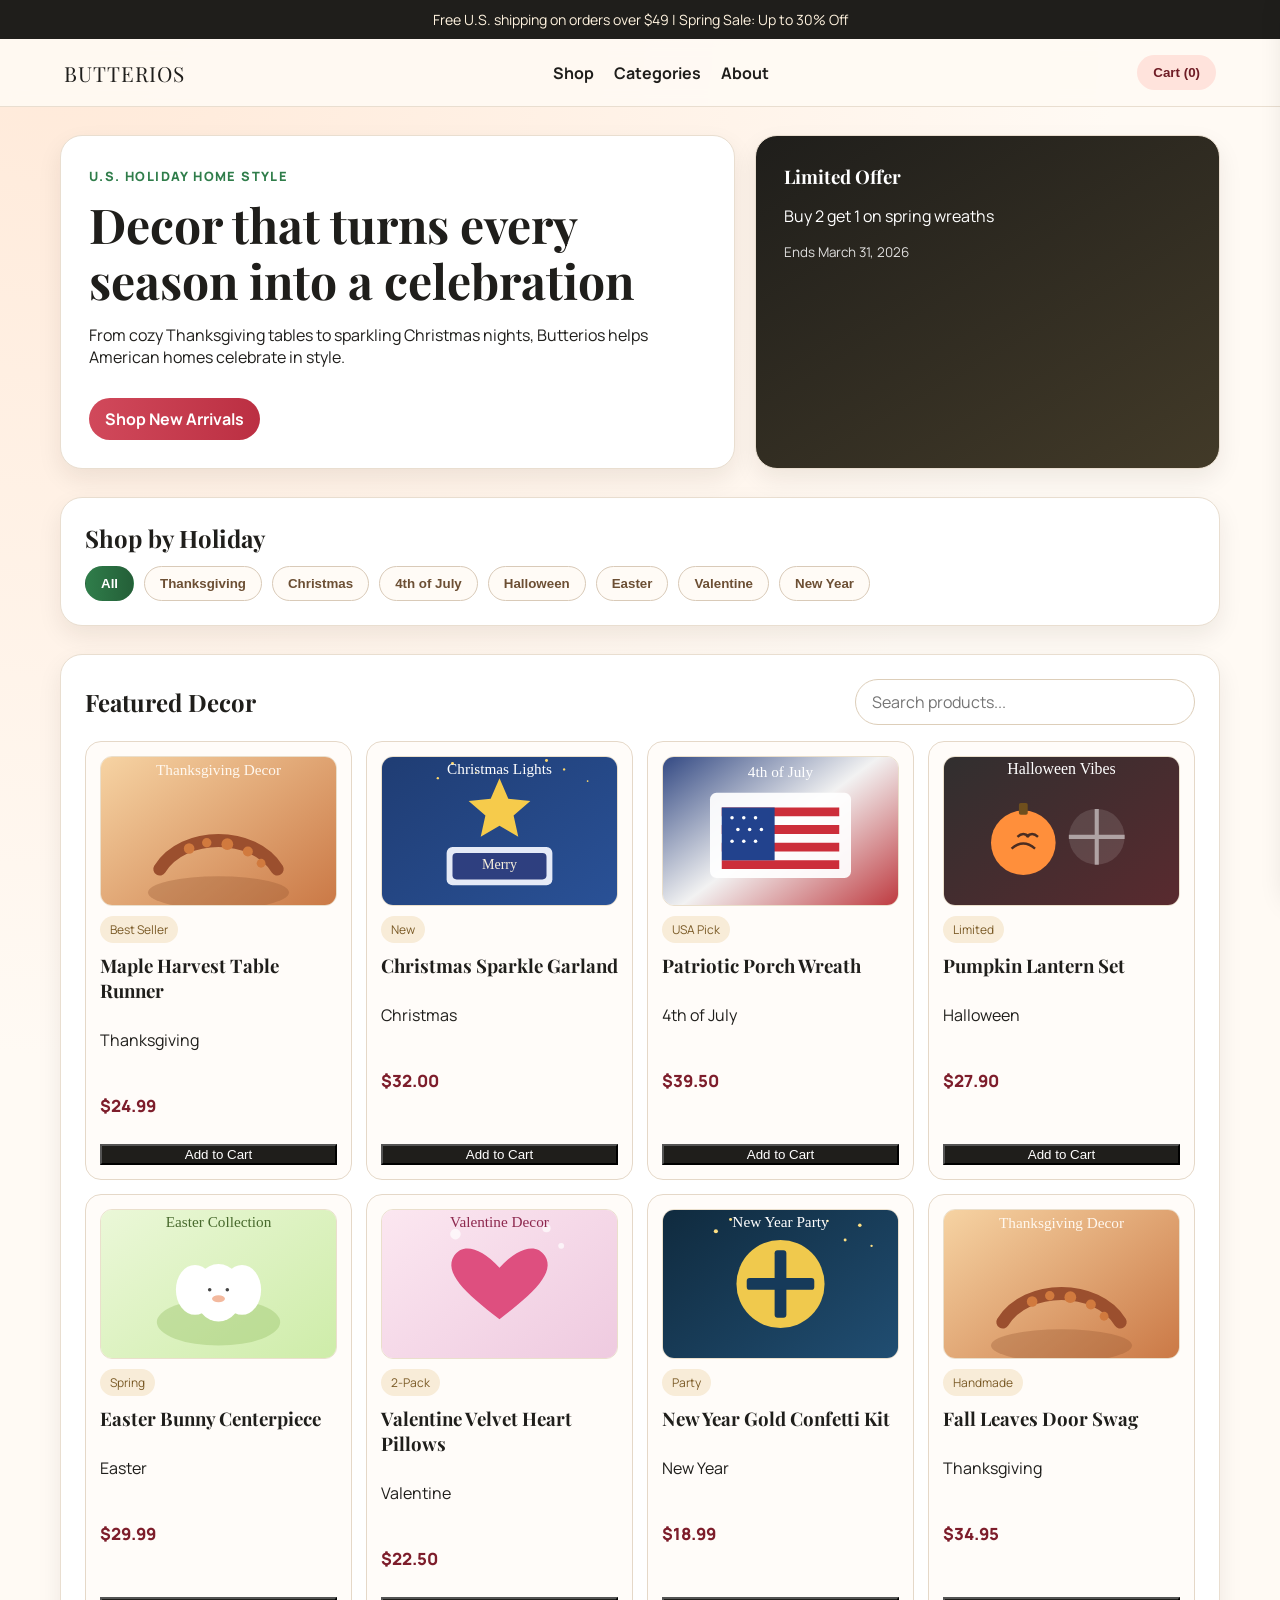
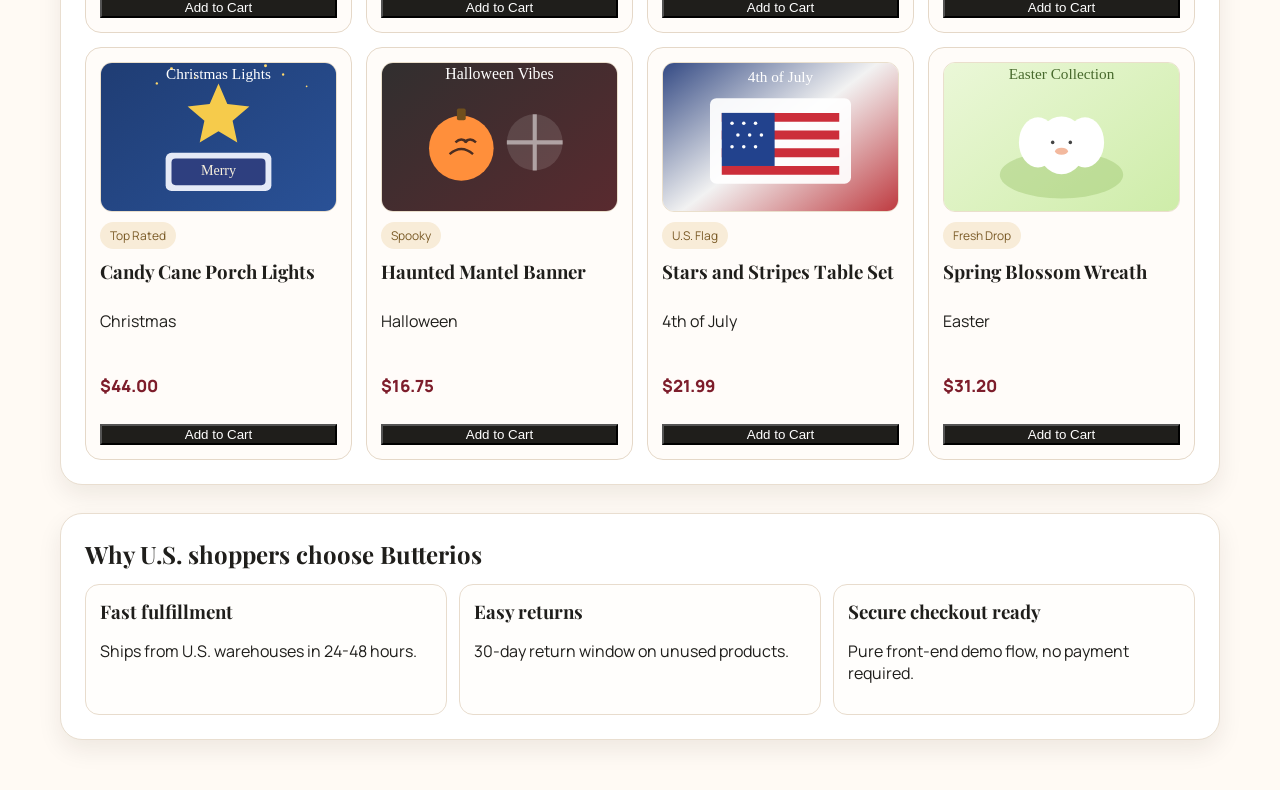
<file: index.html>
﻿<!DOCTYPE html>
<html lang="en">
<head>
  <meta charset="UTF-8" />
  <meta name="viewport" content="width=device-width, initial-scale=1.0" />
  <title>Butterios Holiday Decor Shop</title>
  <meta name="description" content="Butterios - festive home decorations for every U.S. holiday season." />
  <link rel="preconnect" href="https://fonts.googleapis.com" />
  <link rel="preconnect" href="https://fonts.gstatic.com" crossorigin />
  <link href="https://fonts.googleapis.com/css2?family=Manrope:wght@400;500;700;800&family=Playfair+Display:wght@600;700&display=swap" rel="stylesheet" />
  <link rel="stylesheet" href="./styles.css" />
</head>
<body>
  <header class="announcement">Free U.S. shipping on orders over $49 | Spring Sale: Up to 30% Off</header>

  <nav class="nav">
    <div class="brand">BUTTERIOS</div>
    <div class="nav-links">
      <a href="#shop">Shop</a>
      <a href="#categories">Categories</a>
      <a href="#about">About</a>
    </div>
    <button id="cartBtn" class="cart-btn" aria-label="Open shopping cart">Cart (<span id="cartCount">0</span>)</button>
  </nav>

  <main>
    <section class="hero">
      <div class="hero-text">
        <p class="eyebrow">U.S. Holiday Home Style</p>
        <h1>Decor that turns every season into a celebration</h1>
        <p>From cozy Thanksgiving tables to sparkling Christmas nights, Butterios helps American homes celebrate in style.</p>
        <a href="#shop" class="cta">Shop New Arrivals</a>
      </div>
      <div class="hero-card">
        <h3>Limited Offer</h3>
        <p>Buy 2 get 1 on spring wreaths</p>
        <p class="small">Ends March 31, 2026</p>
      </div>
    </section>

    <section id="categories" class="categories">
      <h2>Shop by Holiday</h2>
      <div id="categoryFilters" class="chips"></div>
    </section>

    <section id="shop" class="shop">
      <div class="shop-header">
        <h2>Featured Decor</h2>
        <input id="searchInput" type="search" placeholder="Search products..." aria-label="Search products" />
      </div>
      <div id="productGrid" class="product-grid"></div>
    </section>

    <section id="about" class="about">
      <h2>Why U.S. shoppers choose Butterios</h2>
      <div class="about-grid">
        <article>
          <h3>Fast fulfillment</h3>
          <p>Ships from U.S. warehouses in 24-48 hours.</p>
        </article>
        <article>
          <h3>Easy returns</h3>
          <p>30-day return window on unused products.</p>
        </article>
        <article>
          <h3>Secure checkout ready</h3>
          <p>Pure front-end demo flow, no payment required.</p>
        </article>
      </div>
    </section>
  </main>

  <aside id="cartDrawer" class="cart-drawer" aria-hidden="true">
    <div class="cart-head">
      <h2>Your Cart</h2>
      <button id="closeCartBtn" aria-label="Close cart">Close</button>
    </div>
    <div id="cartItems" class="cart-items"></div>
    <div class="cart-foot">
      <p>Subtotal: <strong id="cartSubtotal">$0.00</strong></p>
      <button id="goCartBtn" class="checkout-btn">Go to Cart</button>
      <p class="small">Demo storefront only. Checkout is a non-payment display flow.</p>
    </div>
  </aside>

  <div id="overlay" class="overlay"></div>
  <script src="./store-data.js"></script>
  <script src="./app.js"></script>
</body>
</html>
</file>
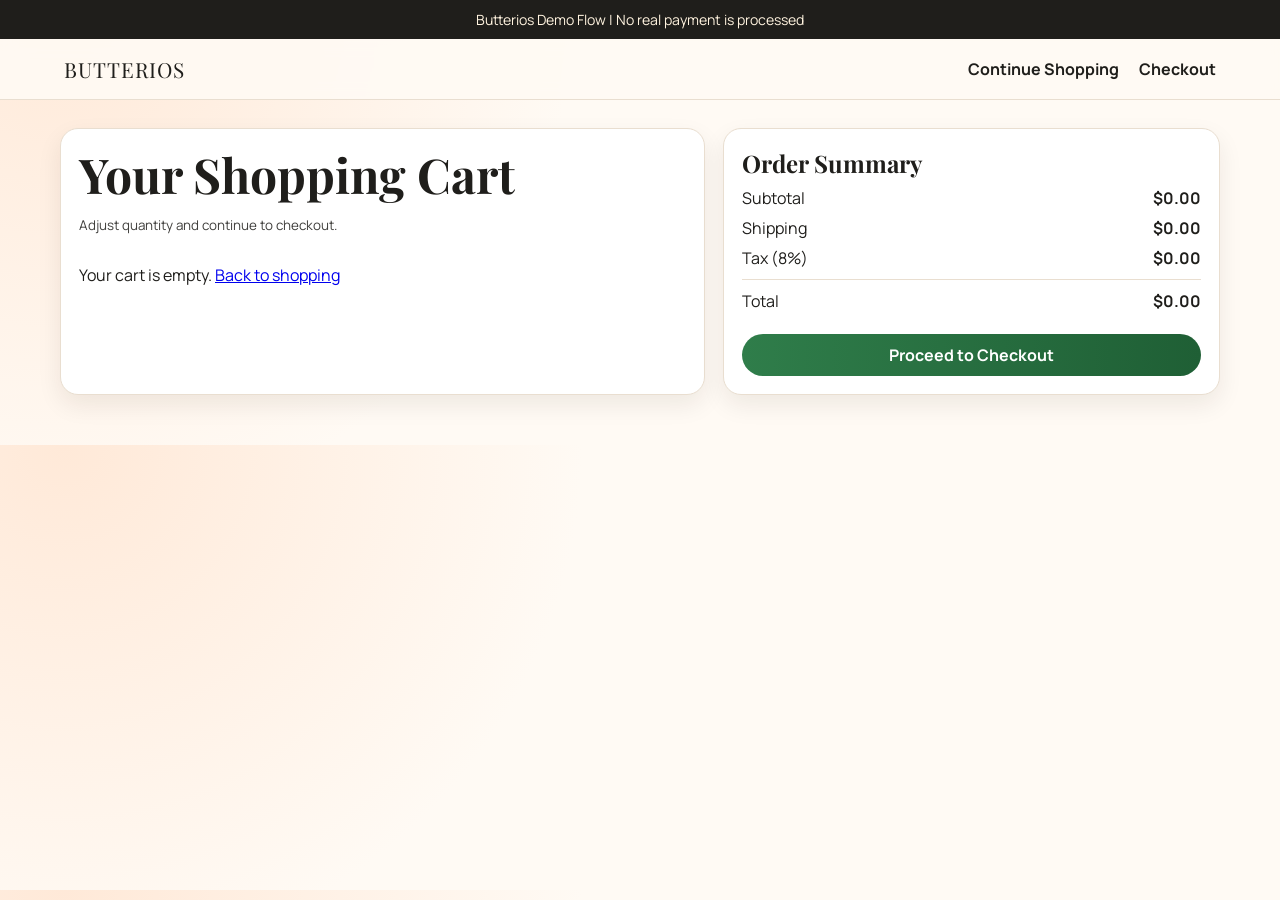
<file: cart.html>
﻿<!DOCTYPE html>
<html lang="en">
<head>
  <meta charset="UTF-8" />
  <meta name="viewport" content="width=device-width, initial-scale=1.0" />
  <title>Cart | Butterios</title>
  <link rel="preconnect" href="https://fonts.googleapis.com" />
  <link rel="preconnect" href="https://fonts.gstatic.com" crossorigin />
  <link href="https://fonts.googleapis.com/css2?family=Manrope:wght@400;500;700;800&family=Playfair+Display:wght@600;700&display=swap" rel="stylesheet" />
  <link rel="stylesheet" href="./styles.css" />
</head>
<body>
  <header class="announcement">Butterios Demo Flow | No real payment is processed</header>
  <nav class="nav">
    <div class="brand">BUTTERIOS</div>
    <div class="nav-links">
      <a href="./index.html">Continue Shopping</a>
      <a href="./checkout.html">Checkout</a>
    </div>
  </nav>

  <main class="flow-main">
    <section class="flow-card">
      <h1>Your Shopping Cart</h1>
      <p class="small">Adjust quantity and continue to checkout.</p>
      <div id="cartPageItems" class="cart-items"></div>
    </section>

    <aside class="flow-card summary-card">
      <h2>Order Summary</h2>
      <div class="summary-row"><span>Subtotal</span><strong id="sumSubtotal">$0.00</strong></div>
      <div class="summary-row"><span>Shipping</span><strong id="sumShipping">$0.00</strong></div>
      <div class="summary-row"><span>Tax (8%)</span><strong id="sumTax">$0.00</strong></div>
      <div class="summary-row total"><span>Total</span><strong id="sumTotal">$0.00</strong></div>
      <a class="checkout-btn link-btn" href="./checkout.html">Proceed to Checkout</a>
    </aside>
  </main>

  <script src="./store-data.js"></script>
  <script src="./cart.js"></script>
</body>
</html>
</file>
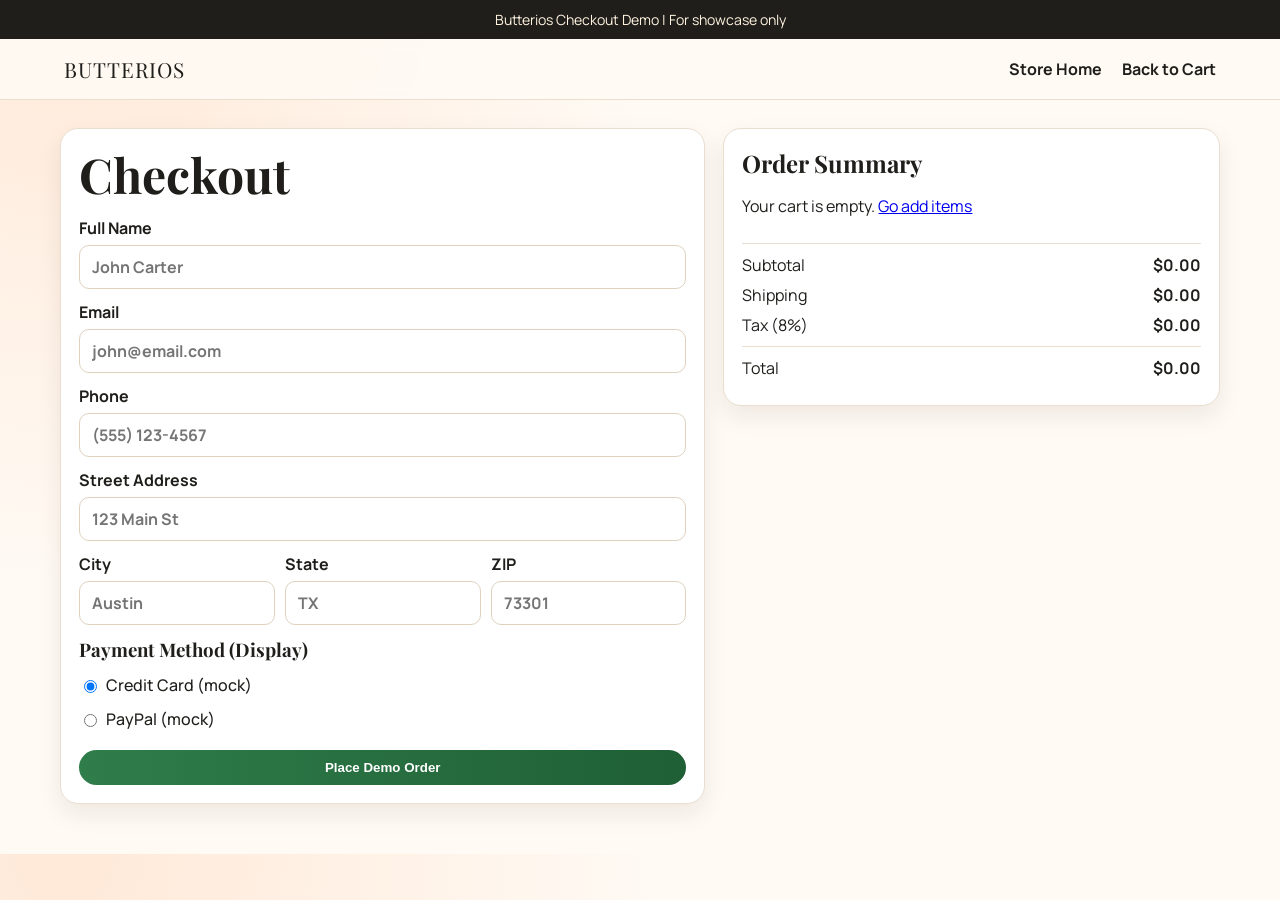
<file: checkout.html>
﻿<!DOCTYPE html>
<html lang="en">
<head>
  <meta charset="UTF-8" />
  <meta name="viewport" content="width=device-width, initial-scale=1.0" />
  <title>Checkout | Butterios</title>
  <link rel="preconnect" href="https://fonts.googleapis.com" />
  <link rel="preconnect" href="https://fonts.gstatic.com" crossorigin />
  <link href="https://fonts.googleapis.com/css2?family=Manrope:wght@400;500;700;800&family=Playfair+Display:wght@600;700&display=swap" rel="stylesheet" />
  <link rel="stylesheet" href="./styles.css" />
</head>
<body>
  <header class="announcement">Butterios Checkout Demo | For showcase only</header>
  <nav class="nav">
    <div class="brand">BUTTERIOS</div>
    <div class="nav-links">
      <a href="./index.html">Store Home</a>
      <a href="./cart.html">Back to Cart</a>
    </div>
  </nav>

  <main class="flow-main">
    <section class="flow-card">
      <h1>Checkout</h1>
      <form id="checkoutForm" class="checkout-form">
        <label>Full Name<input required type="text" placeholder="John Carter" /></label>
        <label>Email<input required type="email" placeholder="john@email.com" /></label>
        <label>Phone<input required type="tel" placeholder="(555) 123-4567" /></label>
        <label>Street Address<input required type="text" placeholder="123 Main St" /></label>
        <div class="form-row">
          <label>City<input required type="text" placeholder="Austin" /></label>
          <label>State<input required type="text" placeholder="TX" /></label>
          <label>ZIP<input required type="text" placeholder="73301" /></label>
        </div>

        <h3>Payment Method (Display)</h3>
        <label class="radio-line"><input type="radio" name="pay" checked /> Credit Card (mock)</label>
        <label class="radio-line"><input type="radio" name="pay" /> PayPal (mock)</label>

        <button class="checkout-btn" type="submit">Place Demo Order</button>
      </form>
    </section>

    <aside class="flow-card summary-card">
      <h2>Order Summary</h2>
      <div id="checkoutItems" class="mini-items"></div>
      <div class="summary-row"><span>Subtotal</span><strong id="ckSubtotal">$0.00</strong></div>
      <div class="summary-row"><span>Shipping</span><strong id="ckShipping">$0.00</strong></div>
      <div class="summary-row"><span>Tax (8%)</span><strong id="ckTax">$0.00</strong></div>
      <div class="summary-row total"><span>Total</span><strong id="ckTotal">$0.00</strong></div>
    </aside>
  </main>

  <script src="./store-data.js"></script>
  <script src="./checkout.js"></script>
</body>
</html>
</file>
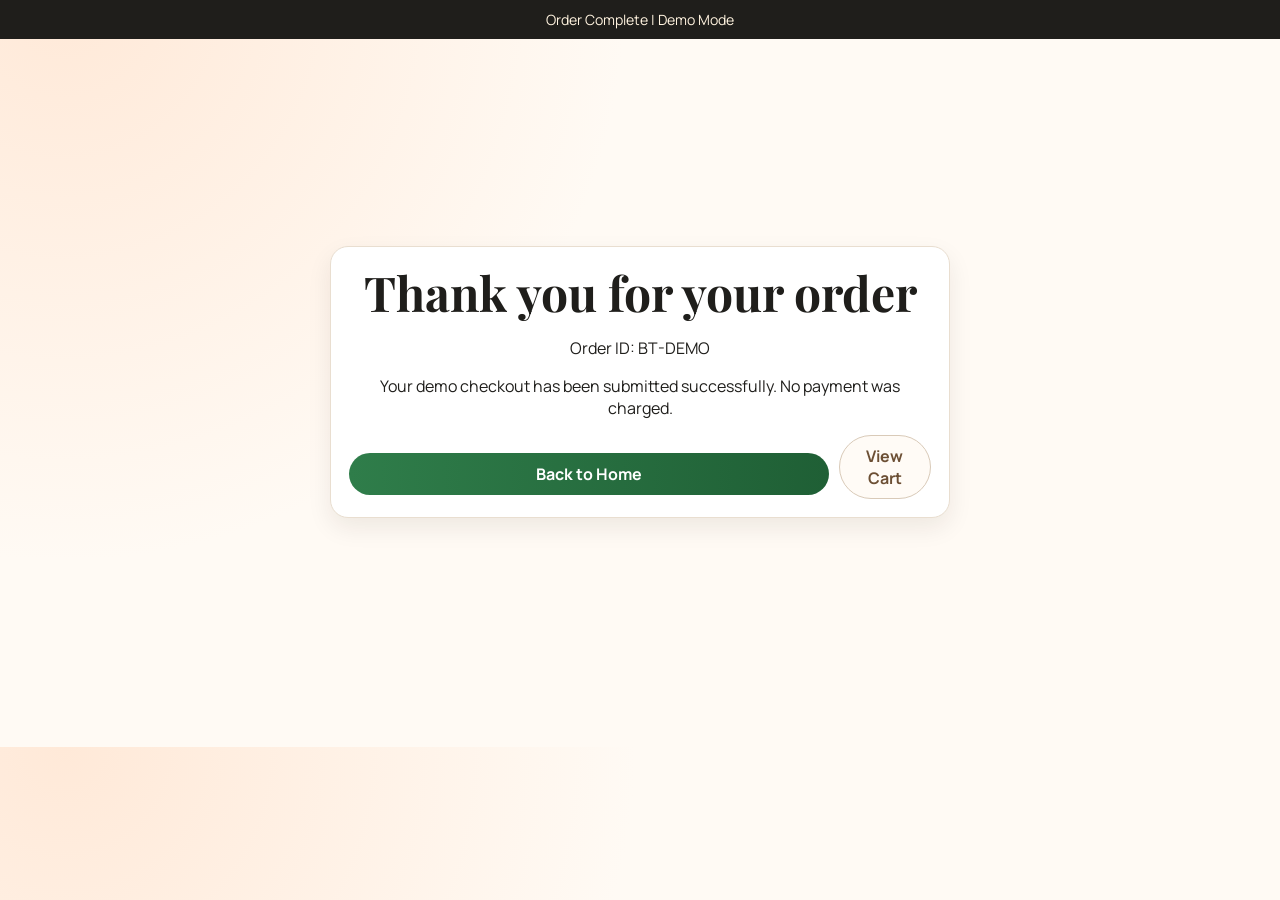
<file: order-success.html>
﻿<!DOCTYPE html>
<html lang="en">
<head>
  <meta charset="UTF-8" />
  <meta name="viewport" content="width=device-width, initial-scale=1.0" />
  <title>Order Success | Butterios</title>
  <link rel="preconnect" href="https://fonts.googleapis.com" />
  <link rel="preconnect" href="https://fonts.gstatic.com" crossorigin />
  <link href="https://fonts.googleapis.com/css2?family=Manrope:wght@400;500;700;800&family=Playfair+Display:wght@600;700&display=swap" rel="stylesheet" />
  <link rel="stylesheet" href="./styles.css" />
</head>
<body>
  <header class="announcement">Order Complete | Demo Mode</header>
  <main class="success-wrap">
    <section class="flow-card success-card">
      <h1>Thank you for your order</h1>
      <p id="orderIdText">Order ID: --</p>
      <p>Your demo checkout has been submitted successfully. No payment was charged.</p>
      <div class="success-actions">
        <a class="checkout-btn link-btn" href="./index.html">Back to Home</a>
        <a class="chip" href="./cart.html">View Cart</a>
      </div>
    </section>
  </main>
  <script>
    const id = new URLSearchParams(window.location.search).get("orderId") || "BT-DEMO";
    document.getElementById("orderIdText").textContent = `Order ID: ${id}`;
  </script>
</body>
</html>
</file>
<file: styles.css>
﻿:root {
  --ink: #1f1e1b;
  --canvas: #fffaf4;
  --paper: #fff;
  --accent: #d1495b;
  --accent-soft: #ffe3dc;
  --green: #2f7d4a;
  --gold: #c49a2c;
  --line: #e9ded0;
  --shadow: 0 10px 25px rgba(42, 25, 8, 0.08);
}

* {
  box-sizing: border-box;
}

html,
body {
  margin: 0;
  padding: 0;
  background: radial-gradient(circle at 5% 0%, #ffe9d8 0%, var(--canvas) 40%), linear-gradient(180deg, #fffaf4 0%, #fff4ea 100%);
  color: var(--ink);
  font-family: "Manrope", "Segoe UI", sans-serif;
}

.announcement {
  text-align: center;
  padding: 10px 14px;
  font-size: 0.88rem;
  background: #1f1e1b;
  color: #fff3df;
}

.nav {
  position: sticky;
  top: 0;
  z-index: 20;
  display: flex;
  align-items: center;
  justify-content: space-between;
  gap: 10px;
  padding: 16px 5vw;
  background: rgba(255, 250, 244, 0.92);
  backdrop-filter: blur(8px);
  border-bottom: 1px solid var(--line);
}

.brand {
  font-family: "Playfair Display", Georgia, serif;
  font-size: 1.3rem;
  letter-spacing: 1px;
}

.nav-links {
  display: flex;
  gap: 20px;
}

.nav-links a {
  text-decoration: none;
  color: inherit;
  font-weight: 700;
}

.cart-btn,
.cta,
.checkout-btn,
#closeCartBtn {
  border: 0;
  cursor: pointer;
  border-radius: 999px;
  padding: 10px 16px;
  font-weight: 700;
}

.cart-btn {
  background: var(--accent-soft);
  color: #6f1c25;
}

main {
  width: min(1160px, 92vw);
  margin: 28px auto 50px;
}

.hero {
  display: grid;
  grid-template-columns: 1.45fr 1fr;
  gap: 20px;
  align-items: stretch;
}

.hero-text,
.hero-card {
  background: var(--paper);
  border: 1px solid var(--line);
  box-shadow: var(--shadow);
  border-radius: 22px;
  padding: 28px;
}

.hero-text {
  animation: rise 0.7s ease;
}

.eyebrow {
  display: inline-block;
  margin: 0 0 12px;
  font-size: 0.8rem;
  font-weight: 800;
  letter-spacing: 1.4px;
  color: var(--green);
  text-transform: uppercase;
}

h1,
h2,
h3 {
  margin: 0;
  font-family: "Playfair Display", Georgia, serif;
}

h1 {
  margin-bottom: 10px;
  line-height: 1.16;
  font-size: clamp(2rem, 4.2vw, 3rem);
}

.cta {
  display: inline-block;
  text-decoration: none;
  margin-top: 14px;
  background: linear-gradient(90deg, #d1495b, #bb2f42);
  color: #fff;
}

.hero-card {
  background: linear-gradient(150deg, #1f1e1b 0%, #423a28 100%);
  color: #fff;
  animation: rise 0.9s ease;
}

.small {
  font-size: 0.84rem;
  opacity: 0.85;
}

.categories,
.shop,
.about {
  margin-top: 28px;
  background: var(--paper);
  border-radius: 22px;
  border: 1px solid var(--line);
  box-shadow: var(--shadow);
  padding: 24px;
}

.chips {
  margin-top: 12px;
  display: flex;
  flex-wrap: wrap;
  gap: 10px;
}

.chip {
  border: 1px solid #d9cab8;
  background: #fffbf6;
  color: #6c4f34;
  padding: 9px 15px;
  border-radius: 999px;
  cursor: pointer;
  font-weight: 700;
  text-decoration: none;
}

.chip.active {
  border-color: transparent;
  color: #fff;
  background: linear-gradient(90deg, #2f7d4a, #245f38);
}

.shop-header {
  display: flex;
  justify-content: space-between;
  gap: 14px;
  align-items: center;
}

#searchInput {
  border: 1px solid #ddceb9;
  border-radius: 999px;
  padding: 11px 16px;
  width: min(340px, 100%);
  font: inherit;
}

.product-grid {
  margin-top: 16px;
  display: grid;
  grid-template-columns: repeat(auto-fill, minmax(220px, 1fr));
  gap: 14px;
}

.product {
  border: 1px solid #e5d8c8;
  background: #fffcf9;
  border-radius: 16px;
  padding: 14px;
  display: flex;
  flex-direction: column;
  gap: 10px;
  transform: translateY(12px);
  opacity: 0;
  animation: show 0.45s ease forwards;
}

.product-image {
  width: 100%;
  height: 150px;
  object-fit: cover;
  border-radius: 12px;
  border: 1px solid #eadfcc;
}

.product .tag {
  display: inline-block;
  padding: 5px 10px;
  font-size: 0.75rem;
  border-radius: 999px;
  background: #f8ecd8;
  color: #7a5a26;
  width: fit-content;
}

.product-price {
  font-weight: 800;
  font-size: 1.05rem;
  color: #7d1d2b;
}

.product button {
  margin-top: auto;
  background: #1f1e1b;
  color: #fff;
}

.about-grid {
  margin-top: 14px;
  display: grid;
  grid-template-columns: repeat(3, 1fr);
  gap: 12px;
}

.about article {
  border: 1px solid #e8dccd;
  border-radius: 14px;
  padding: 14px;
  background: #fffefc;
}

.cart-drawer {
  position: fixed;
  right: 0;
  top: 0;
  width: min(420px, 92vw);
  height: 100vh;
  background: #fffdf9;
  border-left: 1px solid #e9ddce;
  box-shadow: -12px 0 28px rgba(24, 12, 3, 0.14);
  padding: 14px;
  transform: translateX(105%);
  transition: transform 0.3s ease;
  z-index: 40;
  display: flex;
  flex-direction: column;
}

.cart-drawer.open {
  transform: translateX(0);
}

.overlay {
  position: fixed;
  inset: 0;
  background: rgba(15, 9, 1, 0.4);
  opacity: 0;
  pointer-events: none;
  transition: opacity 0.3s ease;
  z-index: 35;
}

.overlay.show {
  opacity: 1;
  pointer-events: auto;
}

.cart-head {
  display: flex;
  justify-content: space-between;
  align-items: center;
  margin-bottom: 8px;
}

#closeCartBtn {
  background: #f2e9db;
}

.cart-items {
  flex: 1;
  overflow: auto;
  display: grid;
  gap: 10px;
  padding-right: 4px;
}

.cart-item {
  border: 1px solid #eadfce;
  border-radius: 12px;
  padding: 10px;
  display: grid;
  gap: 6px;
}

.item-row {
  display: flex;
  align-items: center;
  gap: 10px;
}

.thumb {
  width: 48px;
  height: 48px;
  border-radius: 10px;
  object-fit: cover;
  border: 1px solid #e6d8c5;
  flex-shrink: 0;
}

.cart-meta {
  display: flex;
  justify-content: space-between;
  align-items: center;
}

.qty {
  display: flex;
  align-items: center;
  gap: 7px;
}

.qty button {
  width: 24px;
  height: 24px;
  border: 0;
  border-radius: 6px;
  cursor: pointer;
  background: #f4ecde;
}

.checkout-btn {
  width: 100%;
  margin-top: 8px;
  background: linear-gradient(90deg, #2f7d4a, #1f5f35);
  color: #fff;
  text-decoration: none;
  text-align: center;
  display: inline-block;
}

.flow-main {
  display: grid;
  gap: 18px;
  grid-template-columns: 1.3fr 1fr;
}

.flow-card {
  background: var(--paper);
  border: 1px solid var(--line);
  box-shadow: var(--shadow);
  border-radius: 18px;
  padding: 18px;
}

.summary-card {
  height: fit-content;
  position: sticky;
  top: 100px;
}

.summary-row {
  display: flex;
  align-items: center;
  justify-content: space-between;
  margin: 8px 0;
}

.summary-item {
  gap: 10px;
}

.summary-row.total {
  border-top: 1px solid var(--line);
  padding-top: 10px;
  margin-top: 10px;
}

.checkout-form {
  margin-top: 14px;
  display: grid;
  gap: 12px;
}

.checkout-form label {
  display: grid;
  gap: 6px;
  font-weight: 700;
}

.checkout-form input {
  width: 100%;
  border: 1px solid #dfd1be;
  border-radius: 10px;
  padding: 10px 12px;
  font: inherit;
}

.form-row {
  display: grid;
  grid-template-columns: repeat(3, 1fr);
  gap: 10px;
}

.radio-line {
  display: flex !important;
  align-items: center;
  gap: 8px;
  font-weight: 500 !important;
}

.radio-line input {
  width: auto;
}

.mini-items {
  border-bottom: 1px solid var(--line);
  margin-bottom: 10px;
  padding-bottom: 10px;
}

.link-btn {
  margin-top: 14px;
}

.success-wrap {
  min-height: 70vh;
  display: grid;
  place-items: center;
}

.success-card {
  max-width: 620px;
  text-align: center;
}

.success-actions {
  margin-top: 12px;
  display: flex;
  gap: 10px;
  justify-content: center;
  align-items: center;
}

@keyframes rise {
  from {
    transform: translateY(16px);
    opacity: 0;
  }
  to {
    transform: translateY(0);
    opacity: 1;
  }
}

@keyframes show {
  to {
    transform: translateY(0);
    opacity: 1;
  }
}

@media (max-width: 900px) {
  .hero {
    grid-template-columns: 1fr;
  }

  .shop-header {
    flex-direction: column;
    align-items: stretch;
  }

  .about-grid {
    grid-template-columns: 1fr;
  }

  .nav {
    flex-wrap: wrap;
    justify-content: center;
  }

  .flow-main {
    grid-template-columns: 1fr;
  }

  .summary-card {
    position: static;
  }

  .form-row {
    grid-template-columns: 1fr;
  }
}
</file>
